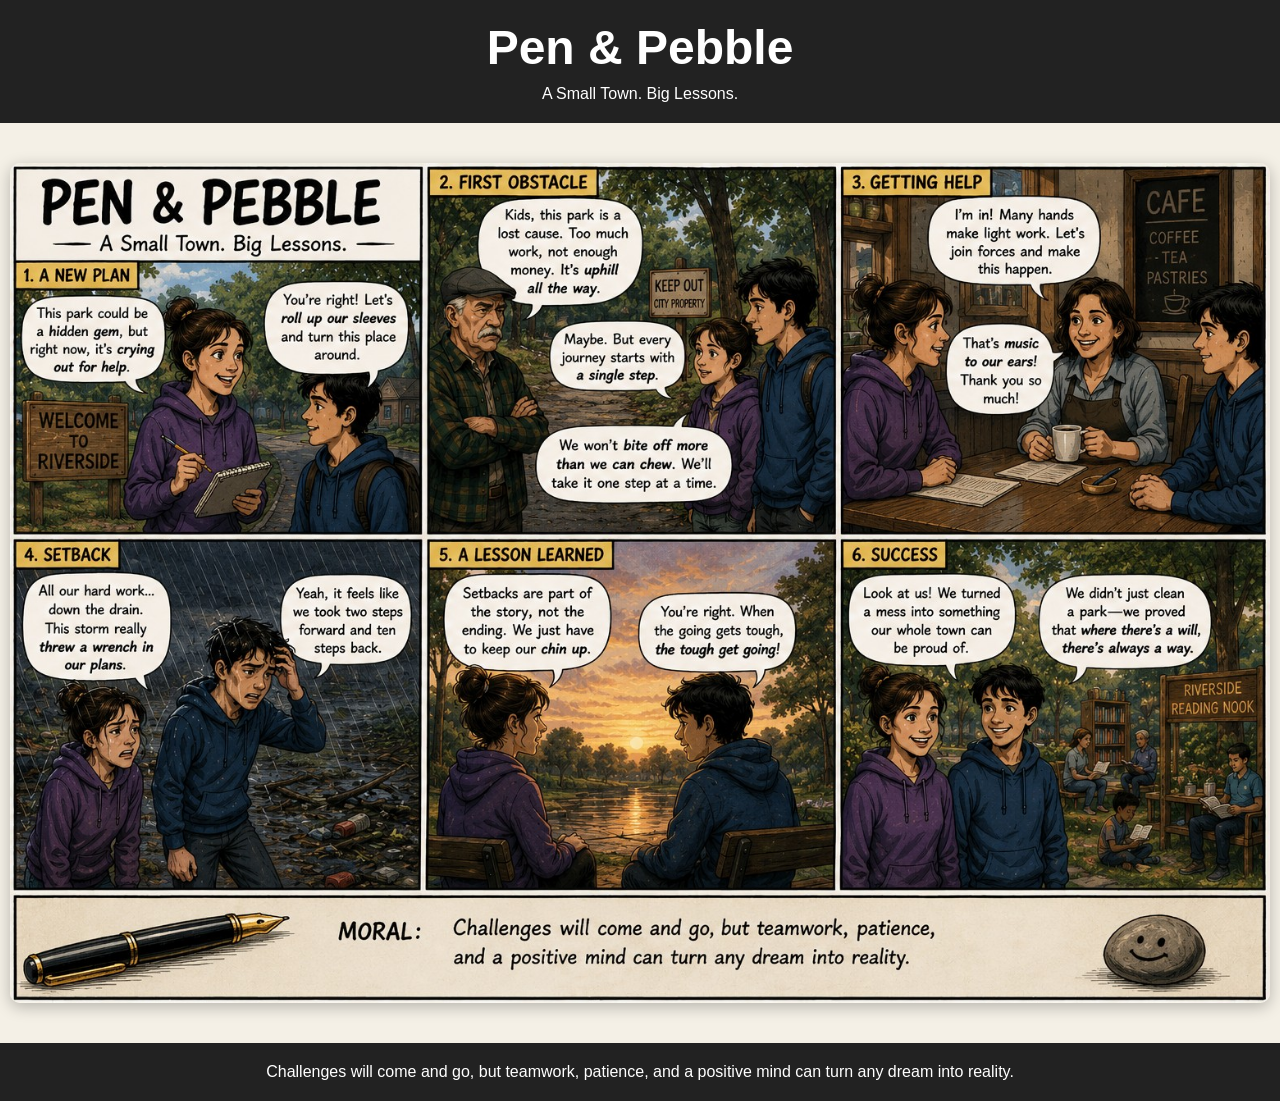
<file: index.html>
<!DOCTYPE html>
<html lang="en">
<head>
    <meta charset="UTF-8">
    <meta name="viewport" content="width=device-width, initial-scale=1.0">
    <title>Pen & Pebble</title>
    <link rel="stylesheet" href="style.css">
</head>
<body>

<header>
    <h1>Pen & Pebble</h1>
    <p>A Small Town. Big Lessons.</p>
</header>

<main>
    <section class="comic-container">
        <img src="file_00000000ca5872068bbfd5f5f7639771.png" alt="Pen and Pebble Comic">
    </section>
</main>

<footer>
    <p>Challenges will come and go, but teamwork, patience, and a positive mind can turn any dream into reality.</p>
</footer>

</body>
</html>
</file>
<file: style.css>
*{
    margin:0;
    padding:0;
    box-sizing:border-box;
}

body{
    background:#f4f0e6;
    font-family:Arial,sans-serif;
}

header{
    background:#222;
    color:white;
    text-align:center;
    padding:20px;
}

header h1{
    font-size:3rem;
}

header p{
    margin-top:10px;
}

.comic-container{
    max-width:1400px;
    margin:30px auto;
    padding:10px;
}

.comic-container img{
    width:100%;
    display:block;
    border-radius:10px;
    box-shadow:0 4px 15px rgba(0,0,0,0.25);
}

footer{
    text-align:center;
    padding:20px;
    background:#222;
    color:white;
}
</file>
